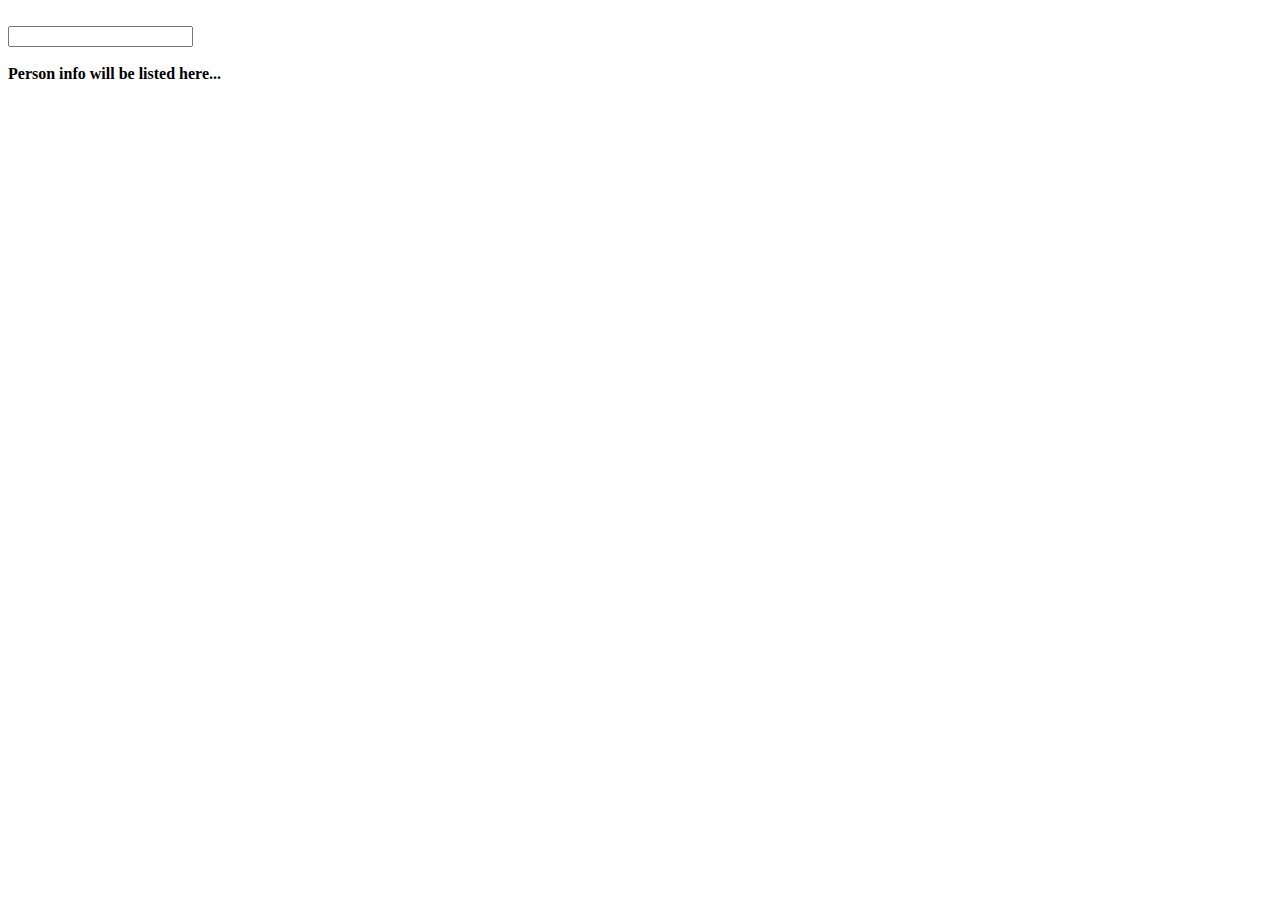
<file: ajax3/index.html>
<!doctype html>
<html lang="nl">
<head>
    <meta charset="UTF-8">
    <meta name="viewport"
          content="width=device-width, user-scalable=no, initial-scale=1.0, maximum-scale=1.0, minimum-scale=1.0">
    <meta http-equiv="X-UA-Compatible" content="ie=edge">
    <title>Ajax 3</title>
    <script>
        function showUser(str) {
            if (str == "") {
                document.getElementById("txtHint").innerHTML = "";
                return;
            } else {
                if (window.XMLHttpRequest) {
                    // code for IE7+, Firefox, Chrome, Opera, Safari
                    xmlhttp = new XMLHttpRequest();
                } else {
                    // code for IE6, IE5
                    xmlhttp = new ActiveXObject("Microsoft.XMLHTTP");
                }
                xmlhttp.onreadystatechange = function() {
                    if (this.readyState == 4 && this.status == 200) {
                        document.getElementById("txtHint").innerHTML = this.responseText;
                    }
                };
                xmlhttp.open("GET","getuser.php?q="+str,true);
                xmlhttp.send();
            }
        }
    </script>
</head>
<body>
    <br>
    <input type="text" onkeyup="showUser(this.value)"><br>
<br>
<div id="txtHint"><b>Person info will be listed here...</b></div>

</body>
</html>
</file>
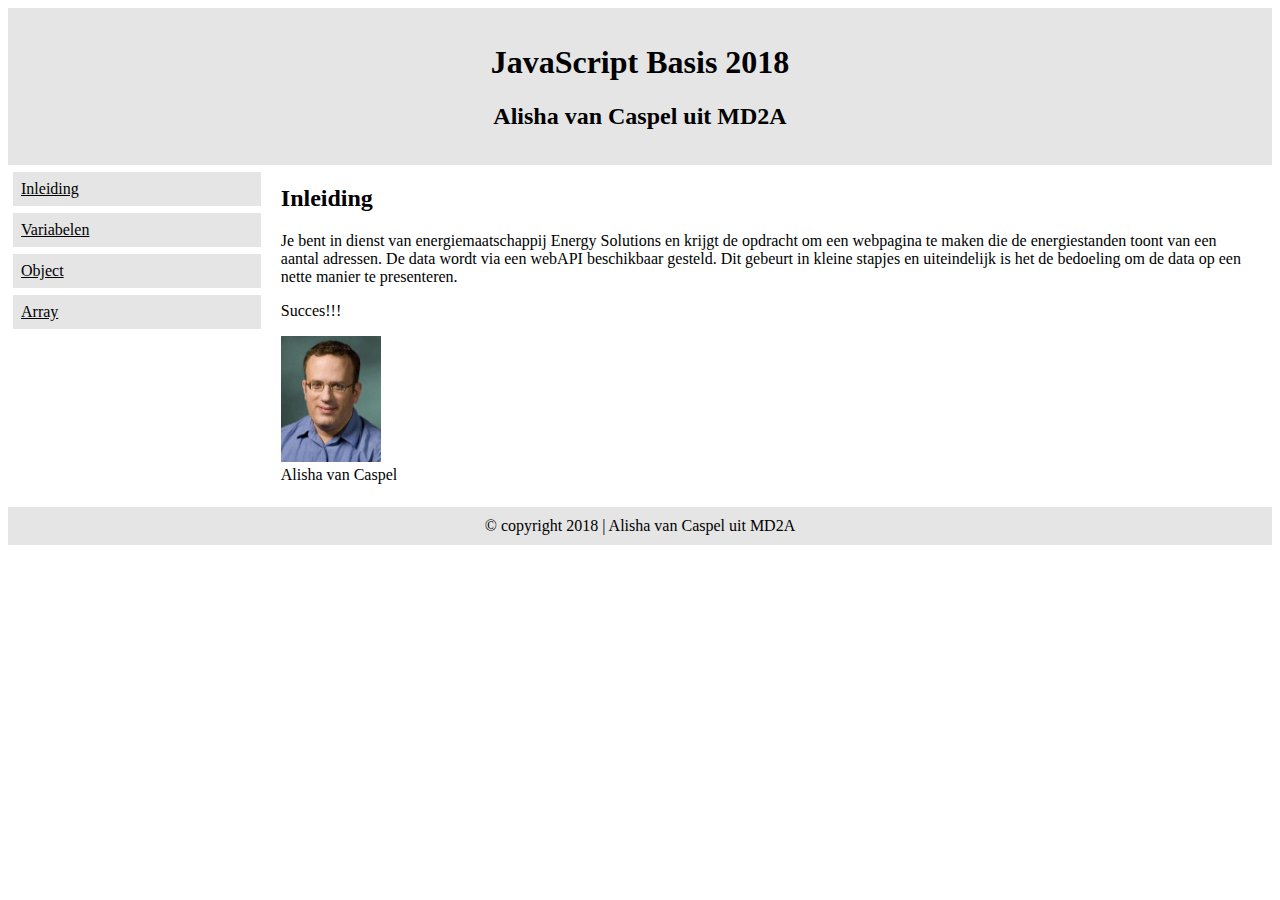
<file: basis/index.html>
<!DOCTYPE html>
<html>

<head>
    <title></title>
    <meta name="viewport" content="width=device-width, initial-scale=1.0">
    <meta charset="utf-8">
    <link rel="stylesheet" type="text/css" href="lib/main.css">
    <link rel="stylesheet" type="text/css" href="style.css">
</head>

<body>

    <header>
        <h1><span id="pageTitle"></span> <span class="pageYear"></span></h1>
        <h2><span id="studentName"></span> uit <span class="studentGroup"></span></h2>
    </header>

    <section>
        <nav id="navigation"></nav>

        <article id="content">
            <h2 id="contentHeader">[Titel van de content]</h2>
            <div id="contentPlaceholder"></div>
        </article>
        
    </section>

    <footer>© copyright <span class="pageYear"></span> | <span class="studentName"></span> uit <span class="studentGroup"></span></footer>

    <script src="lib/main.js"></script>
    <script src="script.js"></script>

</body>

</html>
</file>
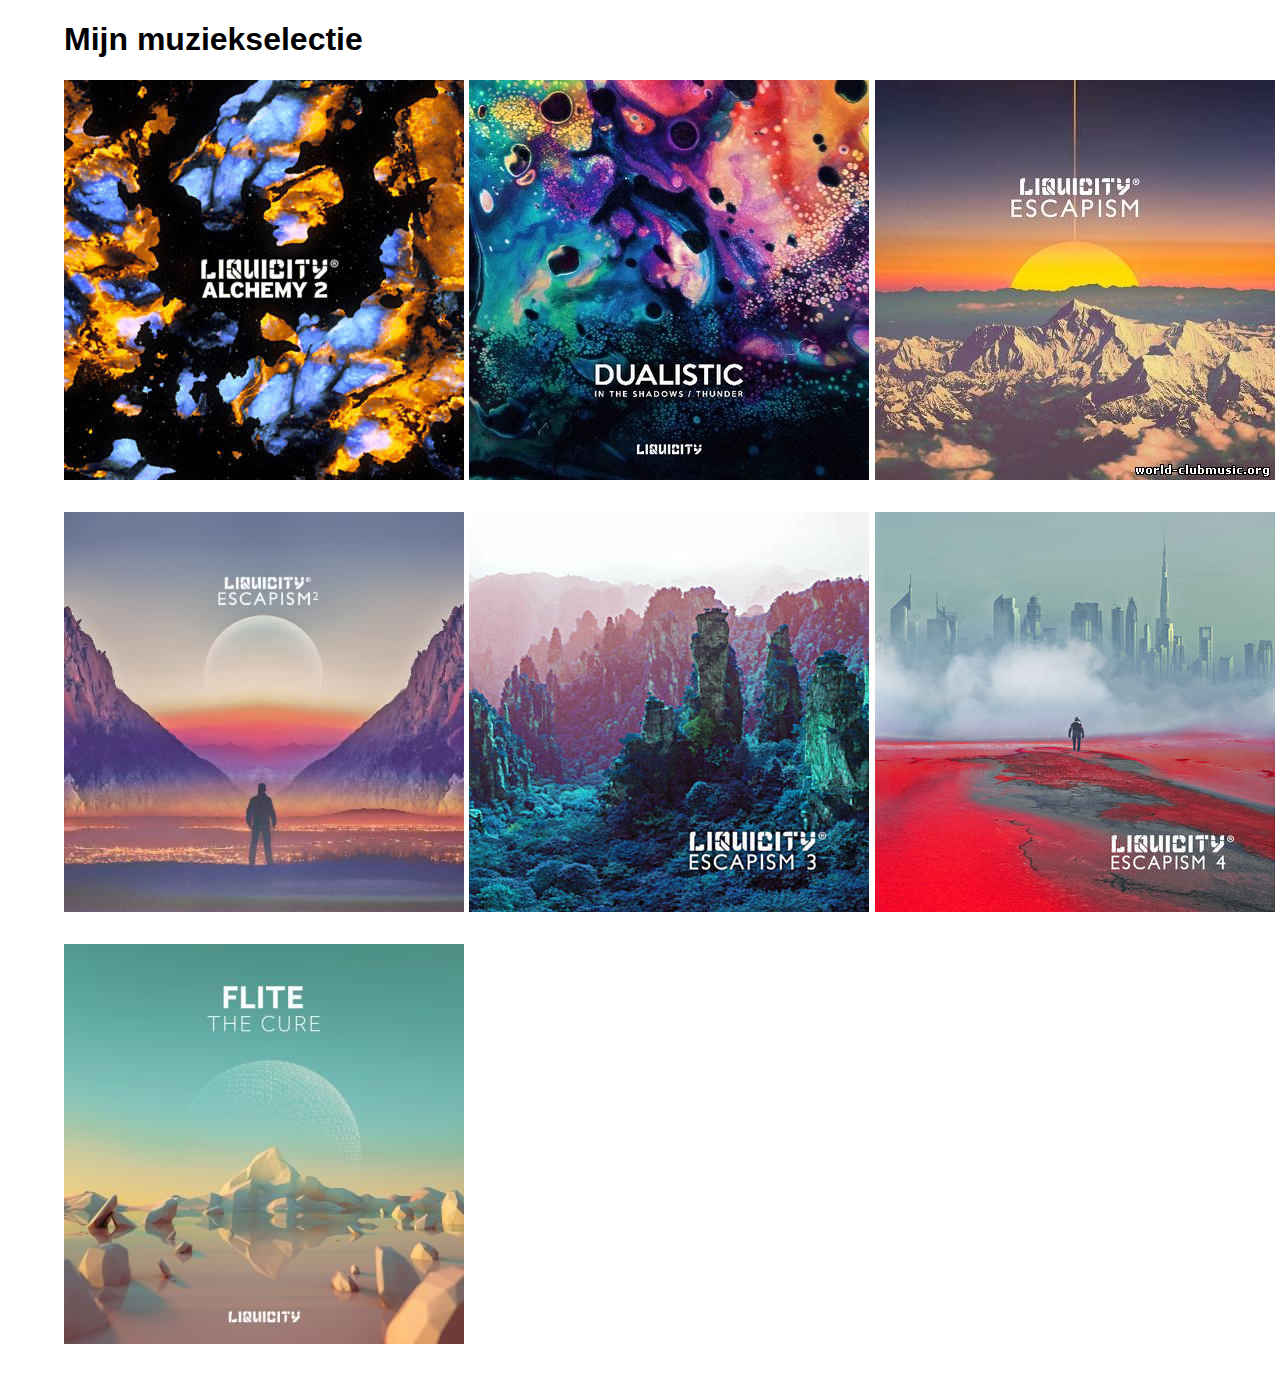
<file: bem/index.html>
<!DOCTYPE html>
<html>
    <head>
        <meta charset="utf-8">
        <title>Album Cover</title>
        <link rel="stylesheet" href="style.css" type="text/css">
    </head>
    <body lang="nl">
        <h1 class="title">Mijn muziekselectie</h1>
        <section class="cover">
            <img class="cover__img" src="img/alchemy2.jpg" alt="Liquicity, Alchemy">
            <article class="cover__info">
                <div class="cover__album">
                    <h2>Liquicity</h2>
                    <h4>Alchemy</h4>
                </div>
                <ol class="cover__list cover__list--first">
                    <li>Muzzy & Voicians - Back To You</li>
                    <li>Cartoon - Whatever I Do (feat. Kóstja)</li>
                    <li>Feint - Vagrant (feat. Veela)</li>
                    <li>Priority One & TwoThirds - City Needs Sleep [Fox Stevenson Remix]</li>
                    <li>Fliwo - Regrets</li>
                    <li>Monrroe – Dawning (feat. Emily Jones)</li>
                    <li>T & Sugah – Unreal (feat. Ayve)</li>
                    <li>Rameses B – Sweet Surrender (feat. Charlotte Haining)</li>
                    <li>Maxin – That We Say</li>
                    <li>Aether & Sizzlebird - Raccoon City (feat. Veela)</li>
                    <li>ActRaiser - Flight Path</li>
                    <li>Raise Spirit - Don't Let Go</li>
                </ol>
            </article>
        </section>
        <section class="cover">
            <img class="cover__img" src="img/dualistic.jpg" alt="Dualistic, in the shadows/thunder">
            <article class="cover__info">
                <div class="cover__album">
                    <h2>Dualistic</h2>
                    <h4>In The Shadows / Thunder</h4>
                </div>
                <ol>
                    <li>Dualistic - In The Shadows</li>
                    <li>Dualistic - Thunder (ft. MENN)</li>
                </ol>
            </article>
        </section>
        <section class="cover">
            <img class="cover__img" src="img/escapism.jpg" alt="Liquicity, Escapism ">
            <article class="cover__info">
                <div class="cover__album">
                    <h2>Liquicity</h2>
                    <h4>Escapism</h4>
                </div>
                <ol class="cover__list--second">
                    <li>Bachelors of Sience - Beats Still Own The Rhythm</li>
                    <li>Champion - Crystallise</li>
                    <li>Maduk - Change</li>
                    <li>Dan Dakota - Telecaster</li>
                    <li>Fliwo - Stories</li>
                    <li>Macca & Loz Contreras - Remember Me (ft. Hanna Eve)</li>
                    <li>Rameses B - Once Upon A Time</li>
                    <li>Zoë Philips - Road Signs (Hugh Hardie Remix)</li>
                    <li>Champion - Love Letter (Keeno Remix)</li>
                    <li>BCee - The Falls</li>
                    <li>Maduk - Avalon (VIP)</li>
                    <li>Dan Dakota - Keep Quiet</li>
                    <li>Madface - Dawning</li>
                    <li>DPB - Thinkin About</li>
                </ol>
            </article>
        </section>
        <section class="cover">
            <img class="cover__img" src="img/escapism2.jpeg" alt="Liquicity, Escapism 2">
            <article class="cover__info">
                <div class="cover__album">
                    <h2>Liquicity</h2>
                    <h4>Escapism 2</h4>
                </div>
                <ol class="cover__list--third">
                    <li>Murdock & Submatik & Jenna G – Good Luv (Original Mix)</li>
                    <li>Maduk – Believe (Logistics Remix)</li>
                    <li>Hugh Hardie - Colourful Language (Original Mix)</li>
                    <li>Seba – Lose Control (Original Mix)</li>
                    <li>Maduk & Vandera – Never Stop Loving You (Original Mix)</li>
                    <li>Fliwo – Calling (Original Mix)</li>
                    <li>Dkay – Cherokee Heart (Original Mix)</li>
                    <li>Franklin - Colours (Whiniey Remix)</li>
                    <li>Loz Contreras - Baby It's You (Original Mix)</li>
                    <li>Future Prophecies – September (Maduk & Champion Remix)</li>
                    <li>Phaction feat. Katkin Willow – Someone (Original Mix)</li>
                    <li>Nexus & Tight – Odyssey (Original Mix)</li>
                    <li>Dualistic & NCT – The Unknown (Original Mix)</li>
                    <li>Qbig & Zenith B – Echoes (Original Mix)</li>
                    <li>Rameses B – Memoirs (VIP)</li>
                </ol>
            </article>
        </section>
        <section class="cover">
            <img class="cover__img" src="img/escapism3.jpg" alt="Liquicity, Escapism 3">
            <article class="cover__info">
                <div class="cover__album">
                    <h2>Liquicity</h2>
                    <h4>Escapism 3</h4>
                </div>
                <ol class="cover__list--first">
                    <li>Pogo - No Worries (Hybrid Minds Remix)</li>
                    <li>Makoto - YGMYC</li>
                    <li>Champion - Stratos</li>
                    <li>Dualistic & Subsequent - Sunrise (Feat. Ella)</li>
                    <li>Loz Contreras - Tunnel Vision (Feat. David Albury)</li>
                    <li>Fliwo – Calling (Original Mix)</li>
                    <li>Pola & Bryson - Paper Booklet</li>
                    <li>Phase & Whiniey - It Means Nothing</li>
                    <li>Fliwo - Yehay</li>
                    <li>Monrroe Stay (Feat. Charlotte Haining)</li>
                    <li>Trifonic - Lies (Nymfo Remix)</li>
                    <li>Pola & Bryson - Whisper To Me (Feat. Sammie Bella)</li>
                    <li>Gavin G - Nowhere To Hide</li>
                </ol>
            </article>
        </section>
        <section class="cover">
            <img class="cover__img" src="img/escapism4.jpg" alt="Liquicity, Escapism 4">
            <article class="cover__info">
                <div class="cover__album">
                    <h2>Liquicity</h2>
                    <h4>Escapism 4</h4>
                </div>
                <ol class="cover__list--text">
                    <li>Flite - Between Sky & Sea</li>
                    <li>Feint - Take It In (ft. Koven) (Hybrid Minds)</li>
                    <li>Blue Marble - Feel Good</li>
                    <li>Monrroe - Dawning (ft. Emily Jones) (Technimatic Remix)</li>
                    <li>Edlan - Horizon</li>
                    <li>Dualistic - Station Six</li>
                    <li>Monrroe - Winters Touch</li>
                    <li>HumaNature & Tarz - Connection</li>
                    <li>Bachelors Of Science - Beats Still Own The Rhythm (Pola & Bryson Remix)</li>
                    <li>Silence Groove - Autumn Plains</li>
                    <li>Nelver - Save Yourself</li>
                    <li>Nymfo - Apple Tree</li>
                    <li>Shiny Radio - A Million Colours</li>
                    <li>Rameses B - Stranded </li>
                    <li>Actraiser - Glow Worm</li>
                    <li>Phaction - Echo</li>
                </ol>
            </article>
        </section>
        <section class="cover">
            <img class="cover__img" src="img/flite.jpg" alt="Liquicity, Flite the cure">
            <article class="cover__info">
                <div class="cover__album">
                    <h2>Flite</h2>
                    <h4>The Cure</h4>
                </div>
                <ol>
                    <li>Flite – The Cure</li>
                    <li>Flite – Cloud District</li>
                    <li>Flite – Be Still</li>
                    <li>Flite – Earth Past</li>
                    <li>Flite – Cloud Disctrict (Club Mix)</li>
                </ol>
            </article>
        </section>
    </body>
</html>
</file>
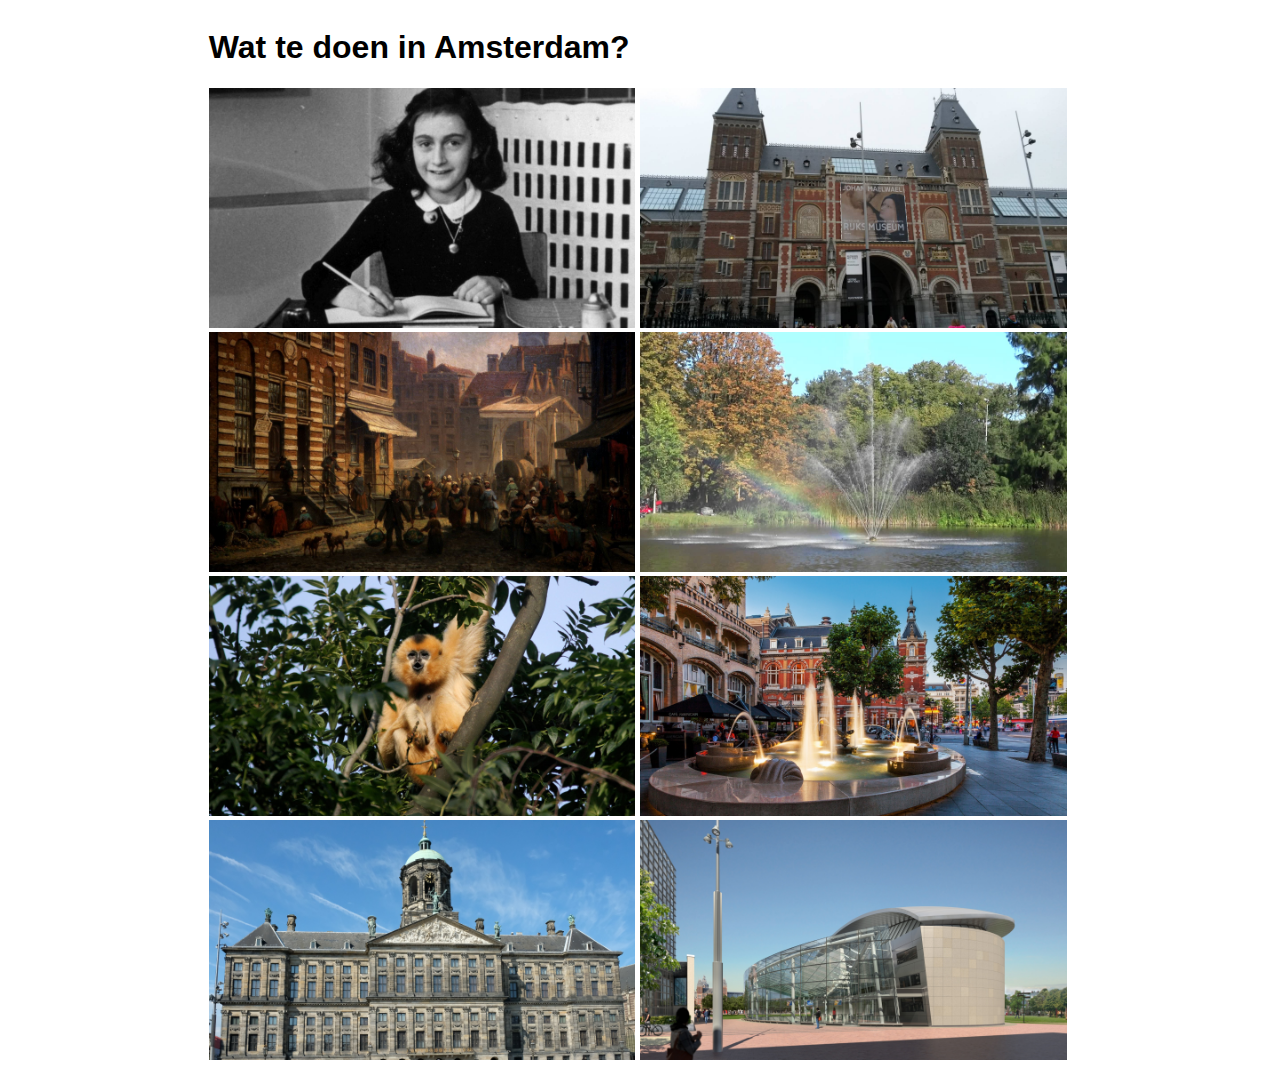
<file: modaalVenster/index.html>
<!doctype html>
<html lang="nl">
<head>
    <meta charset="UTF-8">
    <meta name="viewport" content="width=device-width, user-scalable=no, initial-scale=1.0, maximum-scale=1.0, minimum-scale=1.0">
    <meta http-equiv="X-UA-Compatible" content="ie=edge">
    <link rel="stylesheet" href="css/style.css">
    <title>Een modaal venster</title>
</head>
<body>
    <div id="achtergrond">
        <div id="venster">
            <button id="sluiten">Sluiten</button>
            <div id="inhoud"></div>
        </div>
    </div>
    <div class="container">
        <div class="wrapper">
            <h1 class="h1">Wat te doen in Amsterdam?</h1>
            <!-- Anne Frank -->
            <a href="#annefrank" class="trigger"><img src="css/img/annefrank.jpg" alt="Het Anne Frans huis"></a>
            <section id="annefrank">
                <h2>Anne Frank huis</h2>
                <img src="css/img/annefrank.jpg" alt="Anne Frank" class="inhoud__img">
                <h3>Ondergedoken</h3>
                <p>De toegang tot het achterhuis was verborgen achter een draaikast die speciaal voor dit doel was gemaakt. Het kantoorpersoneel hielp de onderduikers met eten en bracht 'nieuws van buiten'. Op 4 augustus 1944 werd de schuilplaats verraden en de onderduikers werden gedeporteerd naar verschillende concentratie kampen. Alleen Otto Frank overleefde de oorlog.</p>
                <h3>Beleef de tijd van Anne Frank</h3>
                <p>De kamers in het Anne Frank Huis, alhoewel er geen meubels meer in staan, ademen nog steeds de sfeer uit de onderduikperiode. Citaten uit het dagboek, foto's, filmbeelden en originele voorwerpen van de onderduikers en de helpers illustreren de gebeurtenissen die zich hier hebben afgespeeld. Het geruite dagboek en andere originele geschriften van Anne Frank zijn hier te zien. </p>
                <ul class="list">
                    <li>Meer info: <a href="http://www.annefrank.org/nl/" target="_blank" class="link">http://www.annefrank.org/nl/</a></li>
                    <li>Tickets: <a href="https://webshopannefrank.recreatex.be/Exhibitions/Register?Shop=C925F506-D4DD-46AD-A9FE-279CFC77E610&id=99863601-1E62-4629-9F9B-90A8DC40058E&refresh=y&language=NL" target="_blank">https://webshopannefrank.recreatex.be</a></li>
                    <li>Bron: <a href="https://www.iamsterdam.com/nl/zien-en-doen/musea-en-galeries/musea-in-amsterdam/anne-frank-huis" target="_blank">https://www.iamsterdam.com</a></li>
                </ul>
            </section>
            <!-- Rijksmuseum -->
            <a href="#rijksmuseum" class="trigger"><img src="css/img/rijksmuseum.jpg" alt="Het Rijksmuseum"></a>
            <section id="rijksmuseum">
                <h2>Rijksmuseum</h2>
                <img src="css/img/rijksmuseum.jpg" alt="Rijksmuseum" class="inhoud__img">
                <p>Het Rijksmuseum in Amsterdam is een van de 16 rijksmusea in Nederland. De collectie biedt een overzicht van de Nederlandse kunst en geschiedenis met onder andere werken van 17e-eeuwse Nederlandse meesters als Rembrandt, Vermeer en Hals. Het museum is sinds 1885 gevestigd in het Rijksmuseumgebouw, ontworpen door de Nederlandse architect P.J.H. Cuypers.</p>
                <h3>Huisvesting</h3>
                <p>Het Rijksmusuemgebouw met ruim 80 zalen ligt tussen de Stadshouderskade en het Museumplein in Amsterdam-Zuid en is eigendom van de Staat en wordt beheerd door het Rijksvastgoedbedrijf. Aan de zijde van het Museumplein bevindt zich de Zuidvleugel, waarin tijdelijke tentoonstellingen worden gehouden, dat bestaat uit het fragmentengebouw en de Druckeruitbouw. in de tuinen bevindt zich het entreegebouw.</p>
                <ul class="list">
                    <li>Meer info: <a href="https://www.rijksmuseum.nl/?gclid=CjwKCAjwwbHWBRBWEiwAMIV7E_JCo812VHcHjyePMZeDy-uqdLmzHXV-R6FxqGTBaKQIhtangb86fxoCbAwQAvD_BwE" target="_blank">https://www.rijksmuseum.nl</a></li>
                    <li>Tickets: <a href="https://www.rijksmuseum.nl/nl/tickets" target="_blank">https://www.rijksmuseum.nl/nl/tickets</a></li>
                    <li>Bron: <a href="https://nl.wikipedia.org/wiki/Rijksmuseum_Amsterdam" target="_blank">https://nl.wikipedia.org/wiki/Rijksmuseum_Amsterdam</a></li>
                </ul>
            </section>
            <!-- Rembrandthuis -->
            <a href="#rembrandthuis" class="trigger"><img src="css/img/rembrandthuis.jpg" alt="Het Rembrandthuis"></a>
            <section id="rembrandthuis">
                <h2>Rembrandthuis</h2>
                <img src="css/img/rembrandthuis.jpg" alt="Rembrandthuis" class="inhoud__img">
                <p>In dit monumentale pand in het hart van Amsterdam, dat nu een museum is, heeft Rembrandt tussen 1639 en 1658 gewoond en gewerkt. Aan de hand van een inventarislijst uit de zeventiende eeuw is het huis uiterst zorgvuldig heringericht met meubels, kunst en voorwerpen uit die tijd. Bezoek zijn atelier, de oude keuken en woonkamer en waan je in de zeventiende eeuw. Het huis vertelt het verhaal van Rembrandt de mens, de kunstenaar, de leermeester, de verzamelaar, de ondernemer en de Amsterdammer. Het museum bezit een bijna complete collectie etsen van Rembrandt en ontwikkelt inspirerende tentoonstellingen over Rembrandt zelf, over zijn voorgangers, tijdgenoten en leerlingen. Tevens is het de plek waar het werk van hedendaagse kunstenaars, die zich hebben laten inspireren door het werk van Rembrandt, wordt getoond. Kom langs en ontmoet hem in zijn eigen huis!</p>
                <ul class="list">
                    <li>Meer info: <a href="https://www.rembrandthuis.nl/nl/" target="_blank"> https://www.rembrandthuis.nl/nl/</a></li>
                    <li>Tickets: <a href="https://www.rembrandthuis.nl/nl/bezoek/e-tickets/" target="_blank">https://www.rembrandthuis.nl/nl/bezoek/e-tickets/</a></li>
                    <li>Brpm: <a href="https://www.rembrandthuis.nl/nl/" target="_blank"> https://www.rembrandthuis.nl/nl/</a></li>
                </ul>
            </section>
            <!-- Vondelpark -->
            <a href="#vondelpark" class="trigger"><img src="css/img/vondelpark.jpg" alt="Het Vondelpark"></a>
            <section id="vondelpark">
                <h2>Vondelpark</h2>
                <img src="css/img/vondelpark.jpg" alt="Vondelpark" class="inhoud__img">
                <h3>Beheer, status, gebruik</h3>
                <p>Het park ligt in het zuidelijke deel van Amsterdam. Stadsdeel Oud-Zuid is verantwoordelijk voor het beheer van het park. In 1996 heeft het Vondelpark, als één van de eerste stadsparken, de status van rijksmonument verkregen. Deze status past bij de cultuurhistorische waarde die het park vertegenwoordigt. Daarmee is het Vondelpark één van de kroonjuwelen van Amsterdam. Jaarlijks bezoeken gemiddeld 10 miljoen mensen het park. Dat is ongeveer 21 bezoekers per vierkante meter. Ter vergelijking: Central Park in New York ontvangt jaarlijks circa 5 bezoekers per vierkante meter!</p>
                <h3>Kinderbadje Vondelpark</h3>
                <p>In het verlengde van de Kattenlaan ligt het kinderbadje. Vanaf mei kunnen kinderen in het kinderbadje weer volop genieten van het koele water bij lekker warm weer. De openingstijden zijn van maandag t/m zondag met toezicht van 10.00 tot 18.00 uur. Aan al deze vreugde komt in september een eind, want dan wordt het bad leeggepompt. De beheerders van het park wensen u veel plezier.</p>
                <ul class="list">
                    <li>Meer info: <a href="https://www.amsterdam.nl/toerisme-vrije-tijd/parken/vondelpark">https://www.amsterdam.nl/toerisme-vrije-tijd/parken/vondelpark</a> </li>
                    <li>Bron: <a href="https://www.amsterdam.nl/toerisme-vrije-tijd/parken/vondelpark/weetjes_over_het/">https://www.amsterdam.nl/toerisme-vrije-tijd/parken/vondelpark</a></li>
                </ul>
            </section>
            <!-- Artis -->
            <a href="#artis" class="trigger"><img src="css/img/artis.jpg" alt="Artis"></a>
            <section id="artis">
                <h2>Artis</h2>
                <img src="css/img/artis.jpg" alt="Leidseplein" class="inhoud__img">
                <p>Artis is de dierentuin van Amsterdam en de oudste dierentuin van Nederland. Artis ligt in de Plantagebuurt. De ingang bevindt zich aan de Plantage Kerklaan. Artis, officieel het Koninklijk Zoölogisch Genootschap Natura Artis Magistra ("de natuur is de leermeesteres van de kunst"), werd in 1838 door G.F. Westerman, J.W.H. Werlemann en J.J. Wijsmuller opgericht. Artis heeft zich ten doel gesteld om liefde en zorg voor de natuur te stimuleren. Het park heeft een 27-tal monumentale gebouwen die grotendeels uit de negentiende eeuw dateren. Artis heeft de afgelopen jaren veel vernieuwd.</p>
                <ul class="list">
                    <li>Meer info: <a href="httpshttps://www.artis.nl/nl/">https://www.artis.nl/nl/</a></li>
                    <li>Tickets: <a href="https://www.artis.nl/nl/bezoek/plan-je-bezoek/">https://www.artis.nl/nl/</a></li>
                    <li>Bron: <a href="https://www.artis.nl/nl/">https://www.artis.nl/nl/</a></li>
                </ul>
            </section>
            <!-- Leidseplein -->
            <a href="#leidseplein" class="trigger"><img src="css/img/leidseplein.jpg" alt="Leidseplein"></a>
            <section id="leidseplein">
                <h2>Leidseplein</h2>
                <img src="css/img/leidseplein.jpg" alt="Leidseplein" class="inhoud__img">
                <p>Het Leidseplein - waar ooit de weg naar Leiden begon - is in de 17e eeuw ontstaan als een verzamelplaats voor koetsen, karren en paarden die zorgden voor vervoer. Ook boeren van buiten stalden er hun paard-en-wagens. Het plein trekt jaarlijks duizenden toeristen. Naast het dagelijkse vermaak vind je hier van midden november tot begin van het nieuwe jaar een ijsbaan. Hieronder vind je onder meer enkele tips over wat minder bekende hotspots op en rond het plein.</p>
                <h3>Cultuur snuiven</h3>
                <p>Op en rond het Leidseplein vind je naast de vele restaurants en cafés meerdere filmhuizen (Pathé City, Cinecenter en De Uitkijk) en diverse theaters zoals de Stadsschouwburg, DeLaMar Theater en Theater Bellevue. Wereldberoemde poppodia als Paradiso en Melkweg en vele andere clubs zorgen bovendien voor een bruisend nachtleven op het plein. Bij De Balie, een café en cultuurcentrum ineen, terecht voor films, lezingen, debatten en dergelijke (vaak cultureel of politiek geladen) evenementen.</p>
                <ul class="list">
                    <li>Meer info: <a href="https://www.iamsterdam.com/nl/in-en-om-amsterdam/leidseplein">https://www.iamsterdam.com/nl/in-en-om-amsterdam/leidseplein</a></li>
                    <li>Bron: <a href="https://www.iamsterdam.com/nl/in-en-om-amsterdam/leidseplein">https://www.iamsterdam.com/nl/in-en-om-amsterdam/leidseplein</a></li>
                </ul>
            </section>
            <!-- Dam -->
            <a href="#dam" class="trigger"><img src="css/img/dam.jpg" alt="De Dam"></a>
            <section id="dam">
                <h2>Dam</h2>
                <img src="css/img/dam.jpg" alt="De Dam" class="inhoud__img">
                <p>De Dam is een plein in het centrum van Amsterdam. Het is het historische hart van de stad en de locatie van veel evenementen van nationale betekenis. Aan en op de Dam staan het Koninklijk Paleis, de Nieuwe Kerk en het Nationaal Monument, waar de jaarlijkse Nationale Dodenherdenking wordt gehouden.</p>
                <h3>Ligging en omschrijving</h3>
                <p>De Dam ligt ongeveer 750 meter ten zuiden van het Centraal Station. Het plein is rechthoekig, van noord naar zuid ongeveer 100 meter breed en van west naar oost ongeveer 200 meter lang. De Dam verbindt de straten Damrak en Rokin, die van het Centraal Station naar het Muntplein lopen. Op de Dam komen ook bekende straten uit als Nieuwendijk, Kalverstraat, Warmoesstraat, Nes, Damstraat en de Paleisstraat.
                    Aan het plein staan enkele markante gebouwen. Aan de westzijde het Paleis op de Dam, dat aanvankelijk als stadhuis diende (in gebruik genomen in 1655), maar sinds 1808 een koninklijk paleis is. Verder bevinden de Nieuwe Kerk, wassenbeeldenmuseum Madame Tussaud en sinds 2016 Ripley's Believe It or Not! zich aan de Dam.
                    Aan de oostelijke kant van het plein bevindt zich het Nationaal Monument, dat in 1956 werd opgericht ter nagedachtenis van de slachtoffers van de Tweede Wereldoorlog. Eveneens aan de oostzijde van het plein bevindt zich Hotel Krasnapolsky. Aan de noordoostzijde staat de Amsterdamse vestiging van het warenhuis De Bijenkorf. De gebouwen maken de Dam tot een toeristische trekpleister. 's Zomers is de Dam ook bij duiven erg in trek.</p>
                <ul class="list">
                    <li>Bron: <a href="https://nl.wikipedia.org/wiki/Dam_(Amsterdam)">https://nl.wikipedia.org/wiki/Dam_(Amsterdam)</a></li>
                </ul>
            </section>
            <!-- Van Gogh museum -->
            <a href="#vanGoghMuseum" class="trigger"><img src="css/img/vanGogh.jpg" alt="Van Gogh museum"></a>
            <section id="vanGoghMuseum">
                <h2>Van Gogh Museum</h2>
                <img src="css/img/vanGogh.jpg" alt="Anne Frank" class="inhoud__img">
                <p>Het Van Gogh Museum is een aan de Nederlandse kunstschilder Vincent van Gogh gewijd museum, aan de Paulus Potterstraat en het Museumplein in Amsterdam, in het stadsdeel Zuid.

                    De verzameling van het museum bevat ruim tweehonderd schilderijen, vijfhonderd tekeningen en zevenhonderd brieven van Vincent van Gogh, alsmede diens verzameling Japanse prenten, en de bibliotheek omvat meer dan 23.000 werken.</p>
                <ul class="list">
                    <li>Meer info: <a href="https://www.vangoghmuseum.nl/nl/">https://www.vangoghmuseum.nl/nl/</a></li>
                    <li>Tickets: <a href="https://www.vangoghmuseum.nl/nl/plan-je-bezoek">https://www.vangoghmuseum.nl/nl/plan-je-bezoek</a></li>
                </ul>
            </section>
        </div>
    </div>
    <script src="js/script.js"></script>
</body>
</html>
</file>
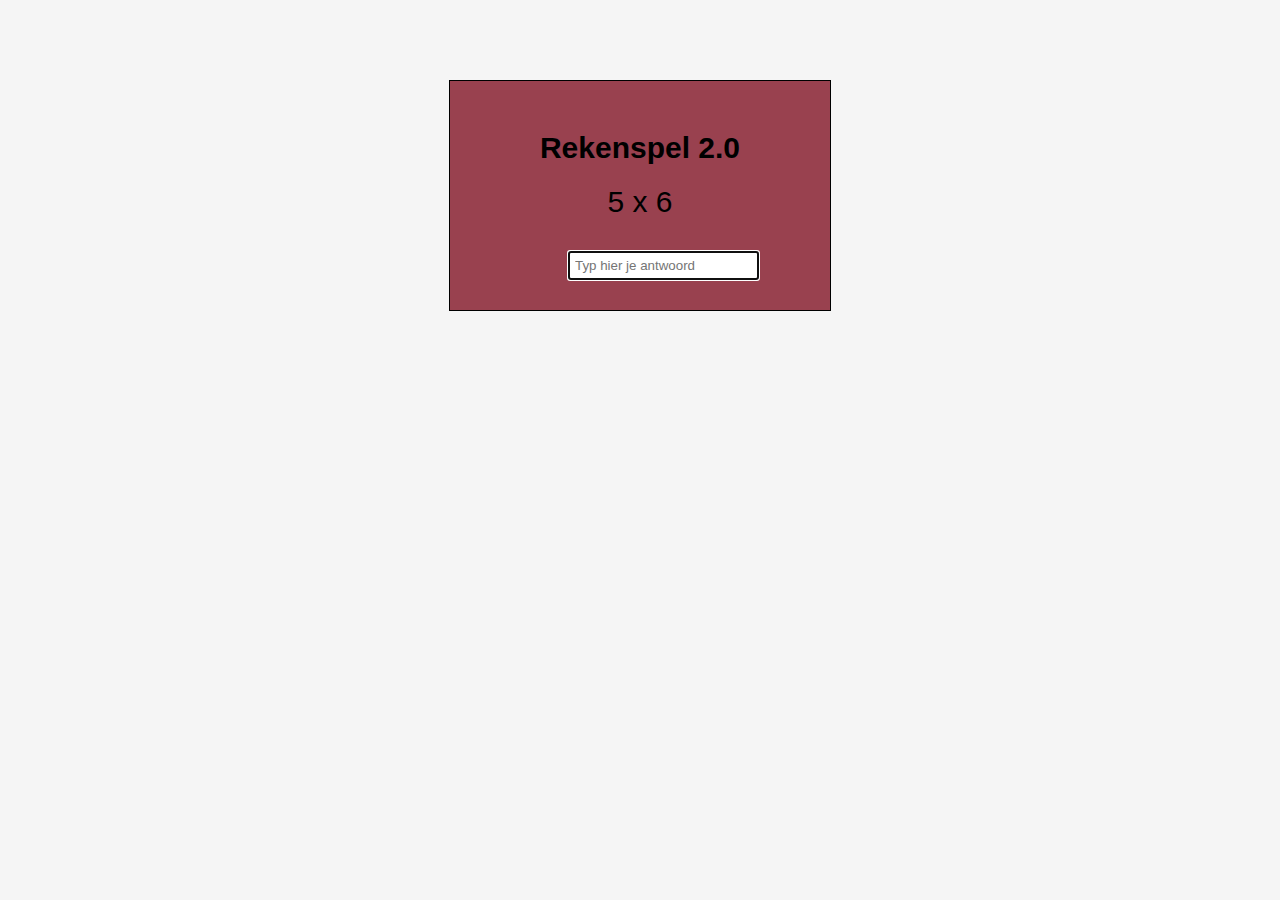
<file: rekenspel2/index.html>
<!DOCTYPE html>
<html>
  <head>
    <link rel="stylesheet" href="style.css">
    <meta charset="utf-8">
    <title>Rekenspel 2.0</title>
  </head>
  <body>
  <div class="container">
      <div class="wrapper" id="wrapper">
        <h1 class="center">Rekenspel 2.0</h1>
        <div class="mijnOpgave center" id="mijnOpgave"></div>
        <input class="input" type="text" id="mijnAntwoord" placeholder="Typ hier je antwoord">
        <div class="output" id="feedback">Antwoorden:</div>
      </div>
  </div>
  <script src="script.js" charset="utf-8"></script>
  </body>
</html>
</file>
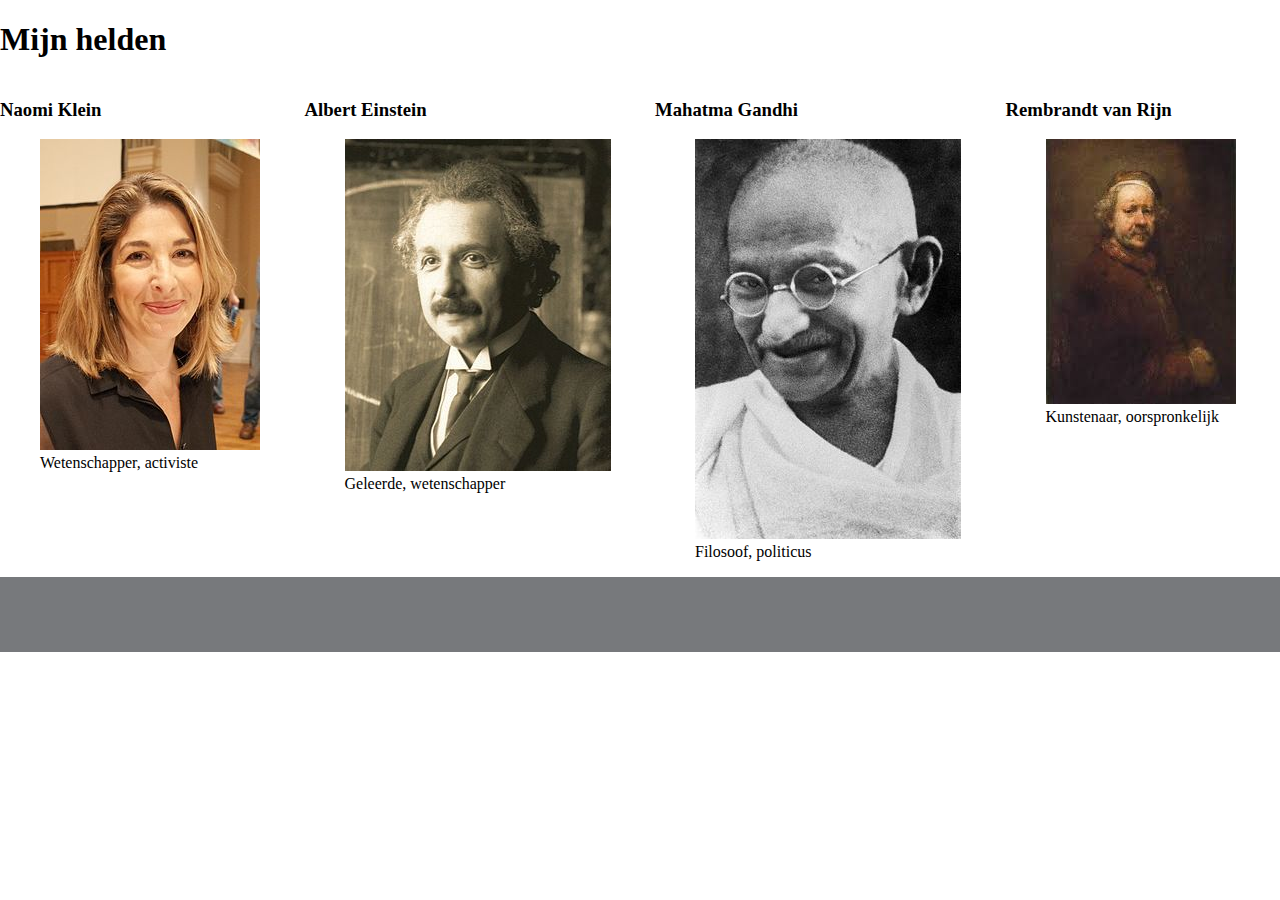
<file: jquery/inde.html>
<!doctype html>
<html lang="nl">
<head>
    <meta charset="UTF-8">
    <meta name="viewport"
          content="width=device-width, user-scalable=no, initial-scale=1.0, maximum-scale=1.0, minimum-scale=1.0">
    <meta http-equiv="X-UA-Compatible" content="ie=edge">
    <title>jQuery</title>
    <script src="https://ajax.googleapis.com/ajax/libs/jquery/3.3.1/jquery.min.js"></script>
    <script src="js/helden.js"></script>
    <link rel="stylesheet" href="css/style.css">
</head>
<body>
    <h1>Mijn helden</h1>
    <main>
        <article>
            <h3>Naomi Klein</h3>
            <figure class="portret">
                <img src="img/naomi.jpg" alt="Naomi Klein">
                <figcaption>Wetenschapper, activiste</figcaption>
            </figure>
        </article>
        <article>
            <h3>Albert Einstein</h3>
            <figure class="portret">
                <img src="img/einstein.jpg" alt="Albert Einstein">
                <figcaption>Geleerde, wetenschapper</figcaption>
            </figure>
        </article>
        <article>
            <h3>Mahatma Gandhi</h3>
            <figure class="portret">
                <img src="img/gandhi.jpg" alt="Mahatma Gandhi">
                <figcaption>Filosoof, politicus</figcaption>
            </figure>
        </article>
        <article>
            <h3>Rembrandt van Rijn</h3>
            <figure class="portret">
                <img src="img/rembrandt.jpeg" alt="Rembrandt van Rijn">
                <figcaption>Kunstenaar, oorspronkelijk</figcaption>
            </figure>
        </article>
    </main>
    <footer>
    </footer>
</body>
</html>
</file>
<file: basis/lib/main.css>
* {
            box-sizing: border-box;
        }

        body {
            font-family: Verdana;
        }        

        header {
            background-color: #e5e5e5;
            padding: 15px;
            text-align: center;
        }

        section {
            overflow: auto;
        }

        nav {
            float: left;
            width: 20%;
            padding-left: 5px;
        }

        nav a {
            background-color: #e5e5e5;
            padding: 8px;
            margin-top: 7px;
            display: block;
            width: 100%;
            color: black;
        }

        nav label {
            font-weight: bolder;
        }

        article {
            float: left;
            width: 80%;
            padding: 0 20px;
        }
                
        footer {
            background-color: #e5e5e5;
            text-align: center;
            padding: 10px;
            margin-top: 7px;
        }

        /* Responsive */
        
        img{
            width:100%;
        }

        @media only screen and (max-width:620px) {
            /* For mobile phones: */
            nav, article {
                width: 100%;
            }
        }
</file>
<file: basis/style.css>
table {
    background-color: lightgray;
    padding: 10px;
}
</file>
<file: bem/style.css>
html, body {
    margin: 0;
    padding: 0 0 0 2em;
    font-family: Avenir, sans-serif;
}

.cover {
    width: 400px;
    height: 400px;
    overflow: hidden;
    margin-bottom: 2em;
}

.cover__img {
    display: block;
}

.cover__info {
    background: whitesmoke;
    opacity: 0.9;
    width: 400px;
    height: 400px;
    padding: 1em;
    box-sizing: border-box;
    transition: transform .4s;
}

.cover:hover .cover__info {
    transform: translateY(-400px);
}

.cover__album {
    line-height: 10%;
}

.cover__list--first {
    font-size: 15px;
}

.cover__list--second {
    font-size: 14px;
}

.cover__list--third {
    font-size: 12.5px;
}

.cover__list--text {
    font-size: 13px;
}

/* 2 koloms layout */
@media screen and (min-width: 330px) {
    body {
        display: grid;
        grid-template-columns: 1fr;
        justify-content: space-around;
    }

    .title {
        grid-column: 1/-1;
    }
}

@media screen and (min-width: 730px) {
    body {
        grid-template-columns: 1fr 1fr;
    }
}

@media screen and (min-width: 1030px) {
    body {
        grid-template-columns: repeat(3, 1fr);
    }
}
</file>
<file: modaalVenster/css/style.css>
html, body {
    font-family: Avenir, sans-serif;
}

.container {
    display: grid;
}

.wrapper {
    width: 53.9em;
    justify-self: center;
}

/* Modaal venster */
#achtergrond {
    background-color: rgba(0, 0, 0, 0.5);
    height: 100vh;
    width: 100vw;
    position: fixed;
    top: 0;
    left: 0;
    display: grid;
}

#venster {
    width: 40vw;
    border-radius: 10px;
    justify-self: center;
    align-self: center;
    background-color: white;
    padding: 2em;
    max-height: 90vh;
    overflow: auto;
}

h3 {
    margin-top: 1.5em;
    line-height: 1px;
}

.list {
    list-style-type: circle;
}

li a  {
    word-break: break-all;
}

/* Foto's */
.trigger {
    width: 1px;
}

.trigger img {
    height: 15em;
}

.inhoud__img {
    height: 10em;
    max-width: 100%;
}

/* sluit button*/
#sluiten {
    float: right;
    background-color: transparent;
    border: 0;
    font-size: 15px;
}

#sluiten:hover {
    cursor: pointer;
}

#sluiten:focus {
    outline: 0;
}

@media only screen and (max-width: 874px) {
    .container {
        display: block;
    }

    .wrapper {
        width: 20em;
    }
}

@media only screen and (max-width: 657px) {
    #achtergrond {
        background-color: rgba(0, 0, 0, 0.5);
        height: 100vh;
        width: 100vw;
        position: fixed;
        top: 0;
        left: 0;
        display: grid;
    }

    #venster {
        width: 40vh;
        border-radius: 10px;
        justify-self: center;
        align-self: center;
        background-color: white;
        padding: 2em;
        max-height: 80vh;
        overflow: auto;
    }
}

@media only screen and (max-width: 425px) {
    .trigger img {
        height: 13.4em;
    }
}
</file>
<file: rekenspel2/style.css>
html, body {
  margin: 0;
  padding: 0;
  background-color: #f5f5f5;
  font-family: Avenir, sans-serif;
}

.container {
  display: flex;
  justify-content: center;
  margin-top: 5rem;
}

.wrapper {
  border: 1px solid black;
  width: 20rem;
  padding: 30px;
  background-color: #99414f;
}

.mijnOpgave {
  margin-bottom: 2rem;
}

.center {
    display: flex;
    justify-content: center;
    align-items: center;
    font-size: 30px;
}

.input {
  margin-left: 5.5rem;
  padding: 5px;
}

.output {
  margin-left: 6.5rem;
}

.goed{
  background-color: #029d2c;
  color: #fff;
}

.fout{
  background-color: #a10101;
  color: #fff;
}
</file>
<file: jquery/css/style.css>
html, body {
    margin: 0;
    padding: 0;
}

main {
    display: grid;
    grid-template-columns: auto auto auto auto;
}

footer {
    background-color: #77797c;
    width: 100vw;
    height: 75px;
}
</file>
